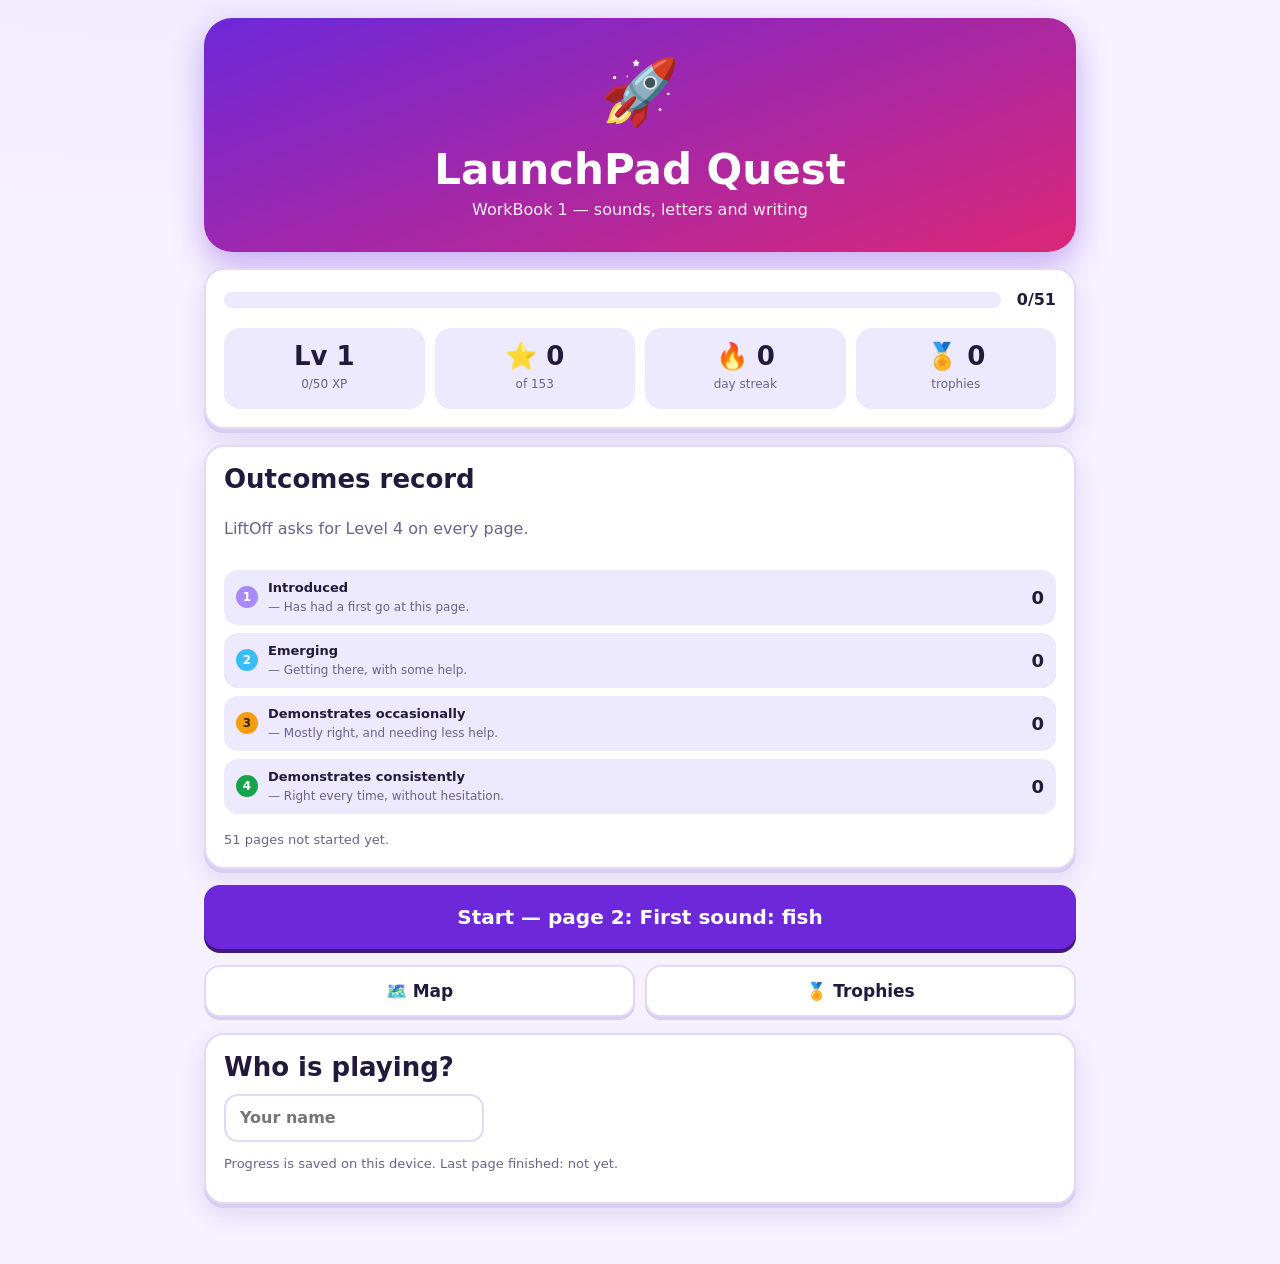
<file: index.html>
<!doctype html>
<html lang="en-GB">
<head>
<meta charset="utf-8">
<meta name="viewport" content="width=device-width, initial-scale=1, viewport-fit=cover">
<meta name="description" content="LaunchPad WorkBook 1 as a game: phonics, first and last sounds, handwriting and the alphabet.">
<meta name="theme-color" content="#4c1d95">
<title>LaunchPad Quest</title>
<link rel="icon" href="data:image/svg+xml,<svg xmlns='http://www.w3.org/2000/svg' viewBox='0 0 100 100'><text y='.9em' font-size='90'>🚀</text></svg>">
<link rel="stylesheet" href="css/style.css">
</head>
<body>
  <header class="hud" id="hud" hidden>
    <button class="hud-back" id="hud-back" type="button" aria-label="Back to the map">←</button>
    <div class="hud-title" id="hud-title"></div>
    <div class="hud-stats">
      <span class="chip" id="hud-streak" title="Day streak">🔥 <b>0</b></span>
      <span class="chip" id="hud-stars" title="Stars earned">⭐ <b>0</b></span>
      <span class="chip level" id="hud-level" title="Level">Lv <b>1</b></span>
    </div>
    <button class="hud-sound" id="hud-sound" type="button" aria-label="Turn sound off" aria-pressed="true">🔊</button>
  </header>

  <main id="app" class="app"></main>

  <script type="module" src="js/main.js"></script>
  <noscript>
    <p style="padding:2rem;font:1rem/1.6 system-ui">
      LaunchPad Quest needs JavaScript switched on.
    </p>
  </noscript>
</body>
</html>
</file>
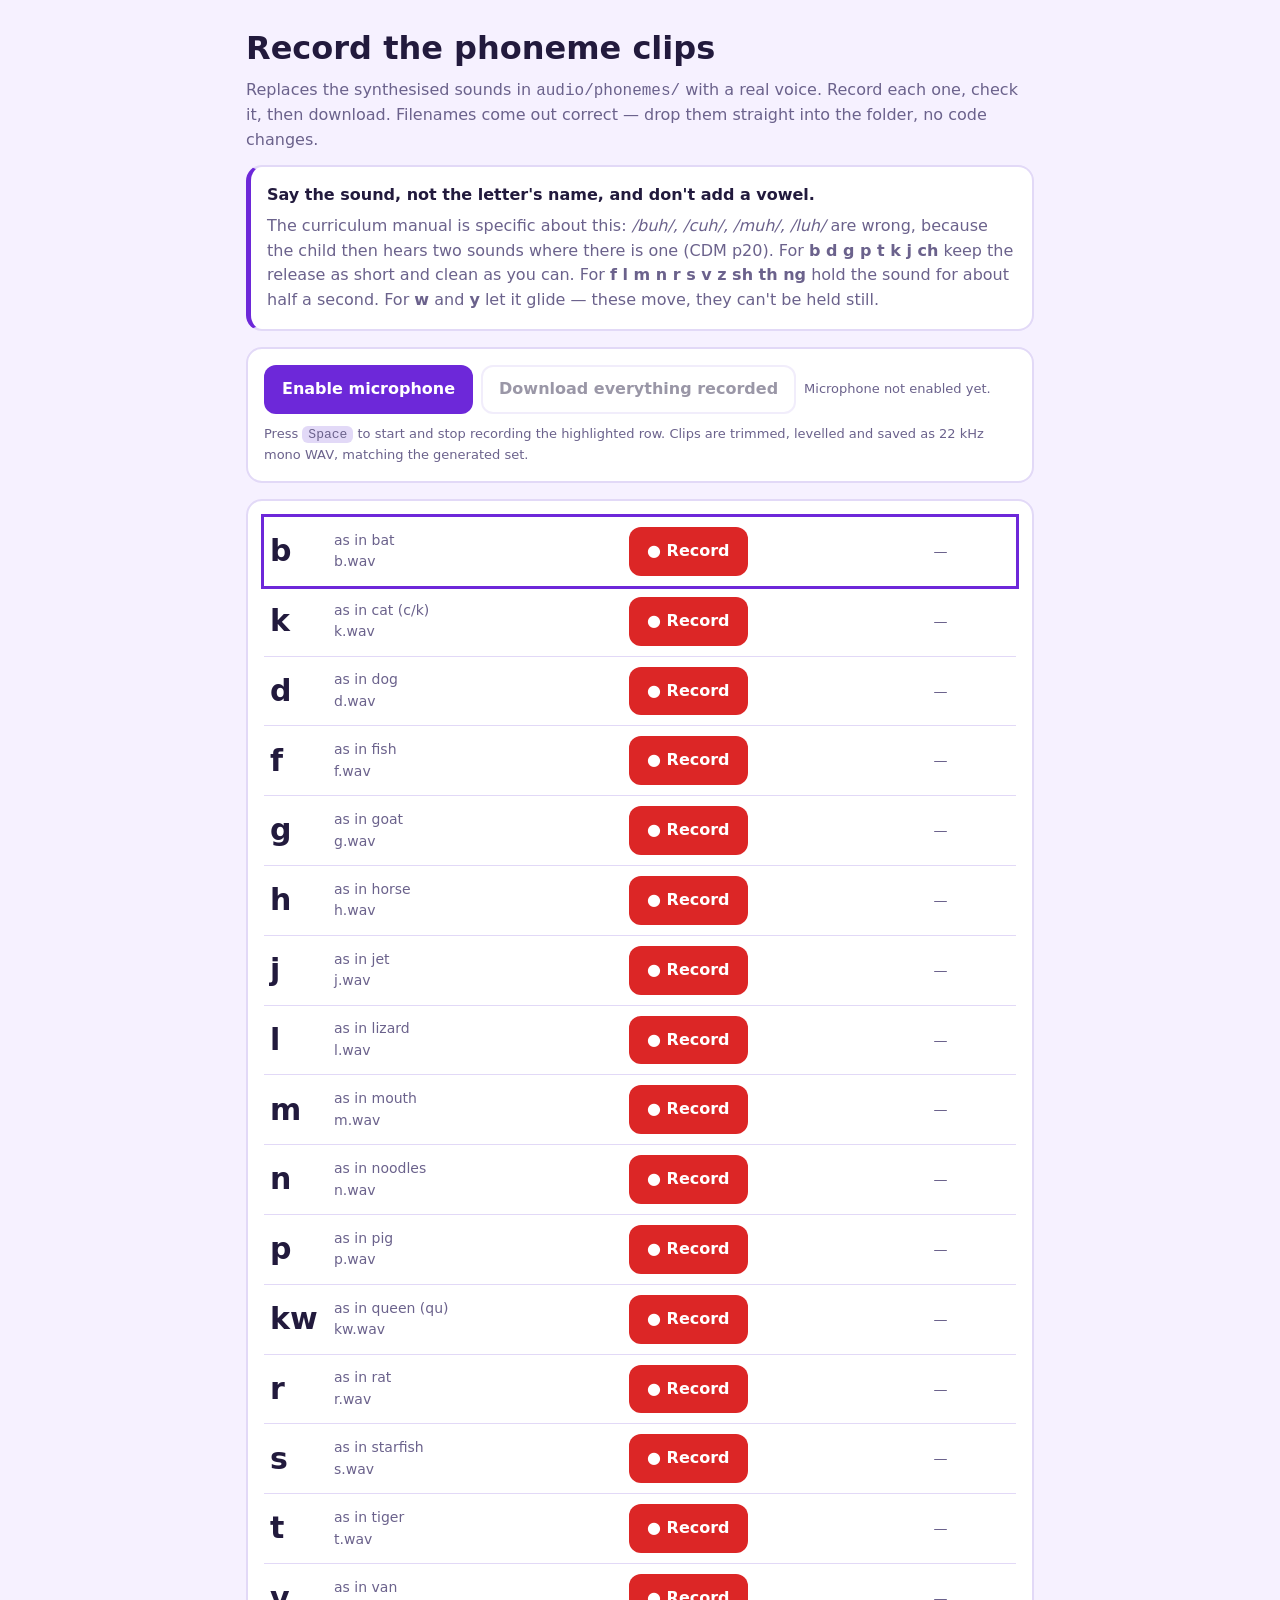
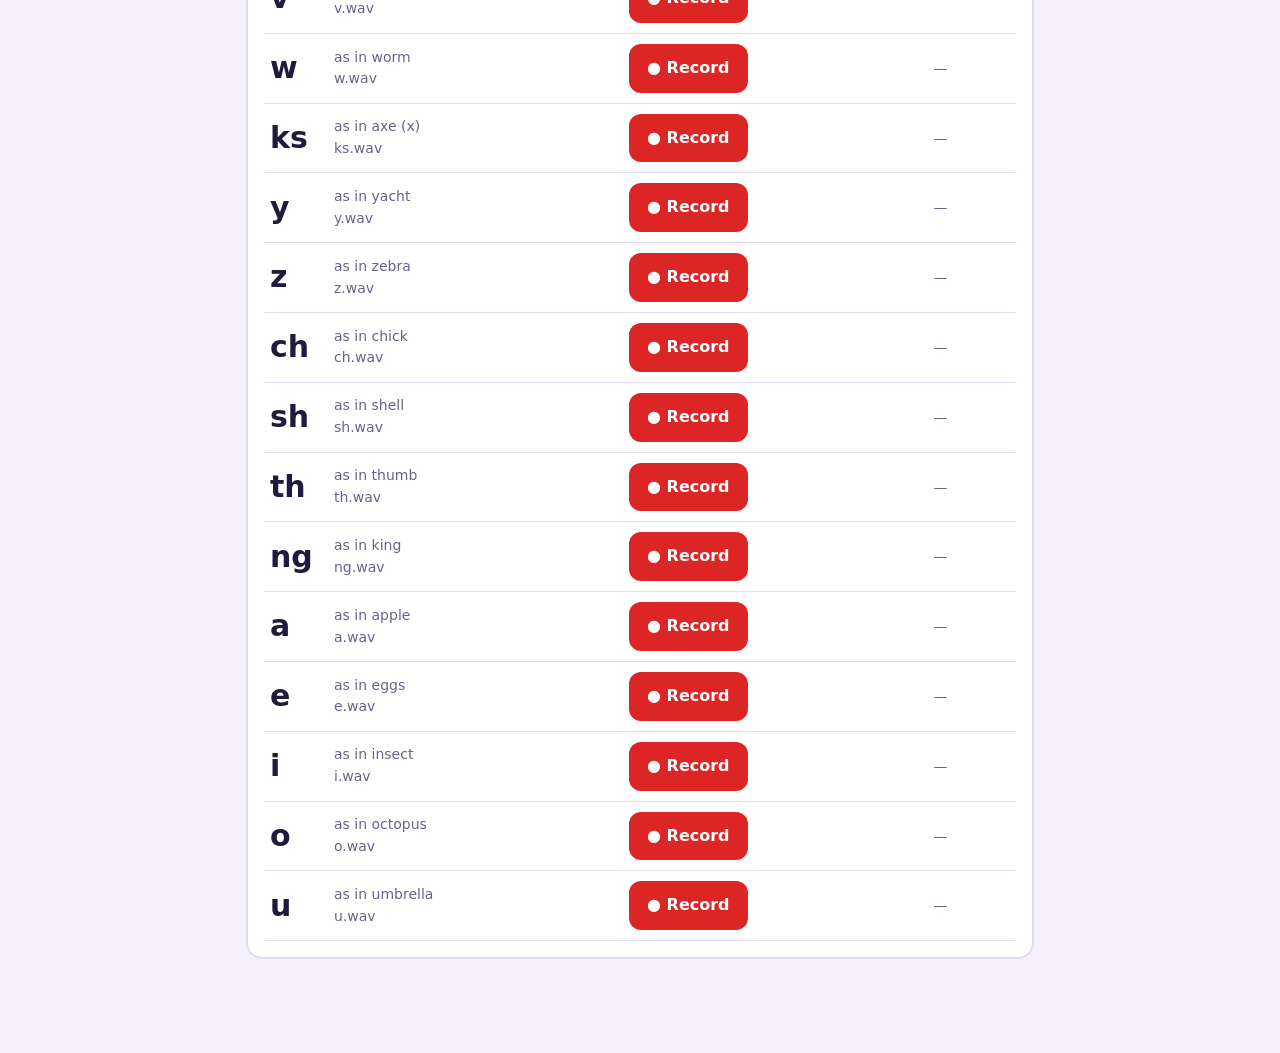
<file: tools/record.html>
<!doctype html>
<html lang="en-GB">
<head>
<meta charset="utf-8">
<meta name="viewport" content="width=device-width, initial-scale=1">
<title>Record the phoneme clips</title>
<link rel="icon" href="data:image/svg+xml,<svg xmlns='http://www.w3.org/2000/svg' viewBox='0 0 100 100'><text y='.9em' font-size='90'>🎙️</text></svg>">
<style>
  :root {
    --bg: #f6f1ff; --card: #fff; --ink: #221a3d; --soft: #6b628c;
    --line: #e2d9f7; --brand: #6d28d9; --good: #16a34a; --bad: #dc2626;
  }
  @media (prefers-color-scheme: dark) {
    :root { --bg:#17132a; --card:#221c3d; --ink:#f3efff; --soft:#a79ccb;
            --line:#352c58; --brand:#a78bfa; --good:#4ade80; --bad:#f87171; }
  }
  * { box-sizing: border-box; }
  body { margin:0; background:var(--bg); color:var(--ink);
         font:16px/1.55 system-ui,-apple-system,"Segoe UI",Roboto,sans-serif; }
  .wrap { max-width: 820px; margin: 0 auto; padding: 24px 16px 80px; }
  h1 { margin:0 0 4px; font-size: clamp(24px,5vw,32px); }
  p { margin:0 0 12px; }
  .muted { color: var(--soft); }
  .card { background:var(--card); border:2px solid var(--line); border-radius:16px; padding:16px; margin-bottom:16px; }
  .note { border-left:5px solid var(--brand); }
  button { font:inherit; color:inherit; cursor:pointer; }
  .btn { border:2px solid transparent; border-radius:12px; background:var(--brand); color:#fff;
         font-weight:700; padding:10px 16px; }
  .btn.ghost { background:var(--card); color:var(--ink); border-color:var(--line); }
  .btn:disabled { opacity:.45; cursor:not-allowed; }
  .row { display:flex; gap:8px; flex-wrap:wrap; align-items:center; }
  table { width:100%; border-collapse:collapse; }
  td { padding:10px 6px; border-bottom:1px solid var(--line); vertical-align:middle; }
  .glyph { font-size:30px; font-weight:800; width:64px; font-family:ui-rounded,"Segoe UI",system-ui; }
  .word { color:var(--soft); font-size:14px; }
  tr.done { background: color-mix(in srgb, var(--good) 12%, transparent); }
  .rec { background: var(--bad); }
  .rec.armed { animation: pulse .9s ease-in-out infinite; }
  @keyframes pulse { 50% { filter: brightness(1.3); } }
  .meter { height:8px; border-radius:99px; background:var(--line); overflow:hidden; width:90px; }
  .meter > i { display:block; height:100%; width:0; background:var(--good); }
  .status { font-size:13px; color:var(--soft); min-height:1.4em; }
  kbd { background:var(--line); border-radius:6px; padding:1px 6px; font-size:13px; }
</style>
</head>
<body>
<div class="wrap">
  <h1>Record the phoneme clips</h1>
  <p class="muted">
    Replaces the synthesised sounds in <code>audio/phonemes/</code> with a real voice.
    Record each one, check it, then download. Filenames come out correct — drop them
    straight into the folder, no code changes.
  </p>

  <div class="card note">
    <strong>Say the sound, not the letter's name, and don't add a vowel.</strong>
    <p class="muted" style="margin:6px 0 0">
      The curriculum manual is specific about this: <em>/buh/, /cuh/, /muh/, /luh/</em>
      are wrong, because the child then hears two sounds where there is one (CDM p20).
      For <b>b d g p t k j ch</b> keep the release as short and clean as you can.
      For <b>f l m n r s v z sh th ng</b> hold the sound for about half a second.
      For <b>w</b> and <b>y</b> let it glide — these move, they can't be held still.
    </p>
  </div>

  <div class="card">
    <div class="row">
      <button class="btn" id="mic">Enable microphone</button>
      <button class="btn ghost" id="all" disabled>Download everything recorded</button>
      <span class="status" id="status">Microphone not enabled yet.</span>
    </div>
    <p class="muted" style="margin:10px 0 0;font-size:13px">
      Press <kbd>Space</kbd> to start and stop recording the highlighted row.
      Clips are trimmed, levelled and saved as 22 kHz mono WAV, matching the generated set.
    </p>
  </div>

  <div class="card">
    <table id="list"></table>
  </div>
</div>

<script type="module">
// The 29 sounds WorkBook 1 speaks. That covers all 26 letters plus the four
// digraphs, since c and k share /k/, q is /kw/ and x is /ks/. Each carries the
// Grapheme Wall Chart's
// key word, so whoever records sees the same prompt the child does.
const SOUNDS = [
  ['b','bat'],['k','cat (c/k)'],['d','dog'],['f','fish'],['g','goat'],['h','horse'],
  ['j','jet'],['l','lizard'],['m','mouth'],['n','noodles'],['p','pig'],['kw','queen (qu)'],
  ['r','rat'],['s','starfish'],['t','tiger'],['v','van'],['w','worm'],['ks','axe (x)'],
  ['y','yacht'],['z','zebra'],
  ['ch','chick'],['sh','shell'],['th','thumb'],['ng','king'],
  ['a','apple'],['e','eggs'],['i','insect'],['o','octopus'],['u','umbrella'],
];

const RATE = 22050;       // must match tools/build-phonemes.py
const TARGET_RMS = 0.13;  // same loudness target as the generated clips
const FADE_IN = 0.006, FADE_OUT = 0.03;

const statusEl = document.getElementById('status');
const listEl = document.getElementById('list');
const allBtn = document.getElementById('all');
const clips = new Map();       // id -> { blob, url, rms }
let stream = null, recorder = null, chunks = [], activeId = null;
let cursor = 0;

// ---------------------------------------------------------------- recording

document.getElementById('mic').addEventListener('click', async (ev) => {
  try {
    stream = await navigator.mediaDevices.getUserMedia({
      audio: { channelCount: 1, echoCancellation: false, noiseSuppression: false, autoGainControl: false },
    });
    ev.target.disabled = true;
    ev.target.textContent = 'Microphone ready';
    statusEl.textContent = 'Ready. Pick a row, or press Space to record the highlighted one.';
    highlight(0);
  } catch (err) {
    statusEl.textContent = `Microphone unavailable: ${err.name}. This page needs https or localhost.`;
  }
});

async function toggle(id) {
  if (!stream) { statusEl.textContent = 'Enable the microphone first.'; return; }
  if (recorder && activeId === id) { recorder.stop(); return; }
  if (recorder) recorder.stop();

  activeId = id;
  chunks = [];
  recorder = new MediaRecorder(stream);
  recorder.ondataavailable = (e) => chunks.push(e.data);
  recorder.onstop = async () => {
    const raw = new Blob(chunks, { type: recorder.mimeType });
    recorder = null;
    await store(id, raw);
    setRecording(null);
  };
  recorder.start();
  setRecording(id);
  statusEl.textContent = `Recording “${id}” — press again (or Space) to stop.`;
}

/** Decode, trim, level and re-encode as the WAV the app expects. */
async function store(id, blob) {
  const ac = new AudioContext();
  let buf;
  try {
    buf = await ac.decodeAudioData(await blob.arrayBuffer());
  } catch {
    statusEl.textContent = 'Could not decode that recording — try again.';
    ac.close();
    return;
  }
  const mono = downmix(buf);
  const resampled = await resample(mono, buf.sampleRate, RATE);
  const shaped = shape(trim(resampled));
  ac.close();

  if (!shaped.length) {
    statusEl.textContent = `Nothing audible in “${id}” — try again, a little louder.`;
    return;
  }

  const wav = encodeWav(shaped, RATE);
  const prev = clips.get(id);
  if (prev) URL.revokeObjectURL(prev.url);
  clips.set(id, { blob: wav, url: URL.createObjectURL(wav), ms: Math.round(shaped.length / RATE * 1000) });
  allBtn.disabled = clips.size === 0;
  render();
  statusEl.textContent = `Kept “${id}” (${clips.get(id).ms} ms). Play it back to check.`;
}

function downmix(buf) {
  if (buf.numberOfChannels === 1) return buf.getChannelData(0).slice();
  const out = new Float32Array(buf.length);
  for (let c = 0; c < buf.numberOfChannels; c++) {
    const d = buf.getChannelData(c);
    for (let i = 0; i < out.length; i++) out[i] += d[i] / buf.numberOfChannels;
  }
  return out;
}

async function resample(data, from, to) {
  if (from === to) return data;
  const off = new OfflineAudioContext(1, Math.ceil(data.length * to / from), to);
  const b = off.createBuffer(1, data.length, from);
  b.copyToChannel(data, 0);
  const src = off.createBufferSource();
  src.buffer = b;
  src.connect(off.destination);
  src.start();
  return (await off.startRendering()).getChannelData(0).slice();
}

/** Drop the silence either side of the sound. */
function trim(a, floor = 0.04) {
  const win = Math.round(RATE * 0.005);
  let peak = 0;
  const env = [];
  for (let i = 0; i < a.length; i += win) {
    let s = 0;
    for (let j = i; j < Math.min(i + win, a.length); j++) s += a[j] * a[j];
    const r = Math.sqrt(s / win);
    env.push(r);
    peak = Math.max(peak, r);
  }
  if (!peak) return new Float32Array(0);
  let lo = env.findIndex((v) => v > peak * floor);
  let hi = env.length - 1;
  while (hi > lo && env[hi] <= peak * floor) hi--;
  return a.slice(Math.max(0, lo * win - win), Math.min(a.length, (hi + 2) * win));
}

/** Match loudness to the generated clips, then fade the edges. */
function shape(a) {
  if (!a.length) return a;
  let s = 0;
  for (const v of a) s += v * v;
  const rms = Math.sqrt(s / a.length);
  if (rms > 0) {
    let gain = TARGET_RMS / rms;
    let peak = 0;
    for (const v of a) peak = Math.max(peak, Math.abs(v));
    if (peak * gain > 0.95) gain = 0.95 / peak;
    for (let i = 0; i < a.length; i++) a[i] *= gain;
  }
  const fi = Math.min(Math.round(RATE * FADE_IN), a.length >> 2);
  const fo = Math.min(Math.round(RATE * FADE_OUT), a.length >> 1);
  for (let i = 0; i < fi; i++) a[i] *= i / fi;
  for (let i = 0; i < fo; i++) a[a.length - 1 - i] *= i / fo;
  return a;
}

function encodeWav(samples, rate) {
  const buf = new ArrayBuffer(44 + samples.length * 2);
  const v = new DataView(buf);
  const str = (o, s) => { for (let i = 0; i < s.length; i++) v.setUint8(o + i, s.charCodeAt(i)); };
  str(0, 'RIFF'); v.setUint32(4, 36 + samples.length * 2, true); str(8, 'WAVE');
  str(12, 'fmt '); v.setUint32(16, 16, true); v.setUint16(20, 1, true); v.setUint16(22, 1, true);
  v.setUint32(24, rate, true); v.setUint32(28, rate * 2, true);
  v.setUint16(32, 2, true); v.setUint16(34, 16, true);
  str(36, 'data'); v.setUint32(40, samples.length * 2, true);
  let o = 44;
  for (const s of samples) {
    const c = Math.max(-1, Math.min(1, s));
    v.setInt16(o, c < 0 ? c * 0x8000 : c * 0x7fff, true);
    o += 2;
  }
  return new Blob([buf], { type: 'audio/wav' });
}

// -------------------------------------------------------------------- view

function setRecording(id) {
  document.querySelectorAll('.rec').forEach((b) => {
    b.classList.toggle('armed', b.dataset.id === id);
    b.textContent = b.dataset.id === id ? '■ Stop' : '● Record';
  });
}

function highlight(i) {
  cursor = Math.max(0, Math.min(SOUNDS.length - 1, i));
  document.querySelectorAll('tr').forEach((tr, n) => {
    tr.style.outline = n === cursor ? '3px solid var(--brand)' : '';
  });
  document.querySelectorAll('tr')[cursor]?.scrollIntoView({ block: 'nearest' });
}

function render() {
  listEl.innerHTML = '';
  SOUNDS.forEach(([id, word], i) => {
    const got = clips.get(id);
    const tr = document.createElement('tr');
    if (got) tr.className = 'done';
    tr.innerHTML = `
      <td class="glyph">${id}</td>
      <td><div class="word">as in ${word}</div><div class="word">${id}.wav</div></td>
      <td><button class="btn rec" data-id="${id}">● Record</button></td>
      <td>${got ? `<audio controls src="${got.url}" style="height:34px;max-width:180px"></audio>` : '<span class="word">—</span>'}</td>
      <td>${got ? `<a class="btn ghost" href="${got.url}" download="${id}.wav">Save</a>` : ''}</td>`;
    tr.addEventListener('click', () => highlight(i));
    listEl.append(tr);
  });
  listEl.querySelectorAll('.rec').forEach((b) => b.addEventListener('click', (e) => {
    e.stopPropagation();
    toggle(b.dataset.id);
  }));
  highlight(cursor);
  document.title = `Record the phoneme clips (${clips.size}/${SOUNDS.length})`;
}

allBtn.addEventListener('click', () => {
  // Browsers throttle bulk downloads, so space them out.
  [...clips.entries()].forEach(([id, c], i) => setTimeout(() => {
    const a = document.createElement('a');
    a.href = c.url;
    a.download = `${id}.wav`;
    a.click();
  }, i * 350));
  statusEl.textContent = `Saving ${clips.size} files…`;
});

document.addEventListener('keydown', (e) => {
  if (e.code === 'Space') { e.preventDefault(); toggle(SOUNDS[cursor][0]); }
  if (e.code === 'ArrowDown') { e.preventDefault(); highlight(cursor + 1); }
  if (e.code === 'ArrowUp') { e.preventDefault(); highlight(cursor - 1); }
});

render();
</script>
</body>
</html>
</file>
<file: css/style.css>
/* =========================================================================
   LaunchPad Quest
   A phonics workbook turned into a game. Big targets, high contrast, and
   nothing that depends on reading instructions — the child is five.
   ========================================================================= */

:root {
  --bg: #f6f1ff;
  --bg-2: #ffffff;
  --ink: #221a3d;
  --ink-soft: #6b628c;
  --line: #e2d9f7;
  --brand: #6d28d9;
  --brand-soft: #ede9fe;
  --accent: #f59e0b;
  --good: #16a34a;
  --good-soft: #dcfce7;
  --bad: #dc2626;
  --bad-soft: #fee2e2;
  --shadow: 0 4px 0 #d8cdf3, 0 10px 24px rgba(76, 29, 149, .12);
  --shadow-sm: 0 3px 0 #d8cdf3;
  --radius: 20px;
  --tap: 60px;
}

@media (prefers-color-scheme: dark) {
  :root {
    --bg: #17132a;
    --bg-2: #221c3d;
    --ink: #f3efff;
    --ink-soft: #a79ccb;
    --line: #352c58;
    --brand: #a78bfa;
    --brand-soft: #2e2552;
    --good: #4ade80;
    --good-soft: #14351f;
    --bad: #f87171;
    --bad-soft: #3d1717;
    --shadow: 0 4px 0 #100d1f, 0 10px 24px rgba(0, 0, 0, .4);
    --shadow-sm: 0 3px 0 #100d1f;
  }
}

* { box-sizing: border-box; }

html, body {
  margin: 0;
  min-height: 100%;
}

body {
  background:
    radial-gradient(1200px 600px at 10% -10%, var(--brand-soft), transparent 60%),
    var(--bg);
  color: var(--ink);
  font: 16px/1.5 system-ui, -apple-system, "Segoe UI", Roboto, sans-serif;
  -webkit-text-size-adjust: 100%;
  overflow-x: hidden;
}

button { font: inherit; color: inherit; }

/* ------------------------------------------------------------------ HUD */

.hud[hidden] { display: none; }

.hud {
  position: sticky;
  top: 0;
  z-index: 20;
  display: flex;
  align-items: center;
  gap: 10px;
  padding: 10px max(12px, env(safe-area-inset-left)) 10px max(12px, env(safe-area-inset-right));
  background: color-mix(in srgb, var(--bg-2) 88%, transparent);
  backdrop-filter: blur(12px);
  border-bottom: 2px solid var(--line);
}

.hud-back, .hud-sound {
  flex: none;
  width: 42px;
  height: 42px;
  border: 2px solid var(--line);
  border-radius: 14px;
  background: var(--bg-2);
  cursor: pointer;
  font-size: 20px;
  line-height: 1;
}
.hud-back:hover, .hud-sound:hover { border-color: var(--brand); }

.hud-title {
  flex: 1;
  min-width: 0;
  font-weight: 700;
  font-size: 15px;
  white-space: nowrap;
  overflow: hidden;
  text-overflow: ellipsis;
}

.hud-stats { display: flex; gap: 6px; flex: none; }

.chip {
  display: inline-flex;
  align-items: center;
  gap: 4px;
  padding: 5px 10px;
  border-radius: 999px;
  background: var(--brand-soft);
  color: var(--ink);
  font-size: 13px;
  font-weight: 600;
  white-space: nowrap;
}
.chip.level { background: var(--accent); color: #3b2500; }

/* ----------------------------------------------------------------- layout */

.app {
  max-width: 900px;
  margin: 0 auto;
  padding: 18px max(14px, env(safe-area-inset-left)) 60px max(14px, env(safe-area-inset-right));
}

.card {
  background: var(--bg-2);
  border: 2px solid var(--line);
  border-radius: var(--radius);
  padding: 18px;
  box-shadow: var(--shadow);
}

.stack { display: grid; gap: 16px; }

h1, h2, h3 { margin: 0 0 .4em; line-height: 1.15; }
h1 { font-size: clamp(28px, 7vw, 42px); }
h2 { font-size: clamp(20px, 4.5vw, 26px); }
p  { margin: 0 0 .8em; }
.muted { color: var(--ink-soft); }

/* ---------------------------------------------------------------- buttons */

.btn {
  display: inline-flex;
  align-items: center;
  justify-content: center;
  gap: 8px;
  min-height: 52px;
  padding: 0 22px;
  border: 2px solid transparent;
  border-radius: 16px;
  background: var(--brand);
  color: #fff;
  font-weight: 800;
  font-size: 17px;
  cursor: pointer;
  box-shadow: 0 4px 0 color-mix(in srgb, var(--brand) 60%, #000);
  transition: transform .08s, box-shadow .08s;
}
.btn:active {
  transform: translateY(3px);
  box-shadow: 0 1px 0 color-mix(in srgb, var(--brand) 60%, #000);
}
.btn.ghost {
  background: var(--bg-2);
  color: var(--ink);
  border-color: var(--line);
  box-shadow: var(--shadow-sm);
}
.btn.big { min-height: 64px; font-size: 20px; width: 100%; }
.btn:disabled { opacity: .5; cursor: not-allowed; }

.row { display: flex; gap: 10px; flex-wrap: wrap; }

/* ------------------------------------------------------------------- home */

.hero {
  text-align: center;
  padding: 26px 18px 30px;
  background: linear-gradient(160deg, var(--brand), #db2777);
  color: #fff;
  border-radius: 28px;
  box-shadow: 0 12px 30px rgba(109, 40, 217, .35);
}
.hero .rocket { font-size: 64px; display: block; animation: bob 3s ease-in-out infinite; }
.hero h1 { margin: 6px 0 4px; }
.hero p { opacity: .92; margin: 0; }

@keyframes bob {
  0%, 100% { transform: translateY(0) rotate(-4deg); }
  50%      { transform: translateY(-10px) rotate(4deg); }
}

.progress-ring { display: flex; align-items: center; gap: 16px; }
.progress-bar {
  flex: 1;
  height: 16px;
  border-radius: 999px;
  background: var(--brand-soft);
  overflow: hidden;
}
.progress-bar > i {
  display: block;
  height: 100%;
  border-radius: 999px;
  background: linear-gradient(90deg, var(--accent), #f97316);
  transition: width .5s cubic-bezier(.2, .8, .2, 1);
}

.stat-grid {
  display: grid;
  grid-template-columns: repeat(auto-fit, minmax(120px, 1fr));
  gap: 10px;
}
.stat {
  text-align: center;
  padding: 14px 8px;
  border-radius: 16px;
  background: var(--brand-soft);
}
.stat b { display: block; font-size: 26px; line-height: 1.1; }
.stat span { font-size: 12px; color: var(--ink-soft); }

/* -------------------------------------------------------------------- map */

.map { display: grid; gap: 10px; }

.map-section {
  margin: 18px 0 4px;
  font-size: 13px;
  font-weight: 800;
  letter-spacing: .08em;
  text-transform: uppercase;
  color: var(--ink-soft);
}

.map-grid {
  display: grid;
  grid-template-columns: repeat(auto-fill, minmax(96px, 1fr));
  gap: 10px;
}

.node {
  position: relative;
  display: flex;
  flex-direction: column;
  align-items: center;
  gap: 4px;
  padding: 12px 6px 10px;
  border: 2px solid var(--line);
  border-radius: 18px;
  background: var(--bg-2);
  box-shadow: var(--shadow-sm);
  cursor: pointer;
  text-align: center;
  transition: transform .12s, border-color .12s;
}
.node:hover:not(.locked) { transform: translateY(-3px); border-color: var(--brand); }
.node .icon { font-size: 30px; line-height: 1; }
.node .num { font-size: 11px; font-weight: 700; color: var(--ink-soft); }
.node .stars { font-size: 11px; letter-spacing: 1px; height: 14px; }
.node.done { background: var(--good-soft); border-color: var(--good); }
.node.next { border-color: var(--accent); box-shadow: 0 0 0 4px color-mix(in srgb, var(--accent) 35%, transparent); }
.node.locked { opacity: .45; cursor: not-allowed; }
.node.locked .icon { filter: grayscale(1); }

/* --------------------------------------------------------------- activity */

.prompt {
  display: flex;
  align-items: center;
  gap: 14px;
  padding: 16px;
  border-radius: 20px;
  background: var(--brand-soft);
  border: 2px solid var(--line);
}
.prompt .big-emoji { font-size: 56px; line-height: 1; flex: none; }
.prompt .say {
  border: none;
  background: var(--bg-2);
  border-radius: 999px;
  width: 44px;
  height: 44px;
  font-size: 20px;
  cursor: pointer;
  flex: none;
  box-shadow: var(--shadow-sm);
}
.prompt h2 { margin: 0; }
.prompt .instruction { margin: 2px 0 0; font-size: 14px; color: var(--ink-soft); }

/* Picture tiles used by the sound-sorting pages. */
.tile-grid {
  display: grid;
  grid-template-columns: repeat(auto-fit, minmax(110px, 1fr));
  gap: 12px;
}
.tile {
  position: relative;
  display: flex;
  flex-direction: column;
  align-items: center;
  gap: 6px;
  padding: 14px 8px 10px;
  min-height: 118px;
  justify-content: center;
  border: 3px solid var(--line);
  border-radius: 20px;
  background: var(--bg-2);
  box-shadow: var(--shadow-sm);
  cursor: pointer;
  transition: transform .1s, border-color .12s, background .2s;
}
.tile:hover { transform: translateY(-2px); }
.tile .art { font-size: 54px; line-height: 1; filter: grayscale(1) opacity(.65); transition: filter .3s; }
/* "Colouring in" a tile: the picture gains its colour back. */
.tile.picked .art { filter: none; }
.tile.picked {
  border-color: var(--brand);
  background: var(--brand-soft);
}
.tile.right { border-color: var(--good); background: var(--good-soft); }
.tile.right .art { filter: none; }
.tile.wrong { border-color: var(--bad); background: var(--bad-soft); }
.tile.settled { pointer-events: none; }

/* The dark palette swallows a dimmed picture, so grey them less there. */
@media (prefers-color-scheme: dark) {
  .tile .art { filter: grayscale(1) opacity(.8); }
}
.tile .mark {
  position: absolute;
  top: 6px;
  right: 8px;
  font-size: 18px;
}

/* Letter option buttons (circle-the-letter, hexagon, segmenting). */
.letters { display: flex; gap: 10px; flex-wrap: wrap; justify-content: center; }
.letter {
  width: var(--tap);
  height: var(--tap);
  border: 3px solid var(--line);
  border-radius: 50%;
  background: var(--bg-2);
  font-size: 28px;
  font-weight: 800;
  cursor: pointer;
  box-shadow: var(--shadow-sm);
  transition: transform .1s, border-color .12s;
  font-family: ui-rounded, "Segoe UI", system-ui, sans-serif;
}
.letter:hover { transform: translateY(-2px); border-color: var(--brand); }
.letter.right { border-color: var(--good); background: var(--good-soft); color: var(--good); }
.letter.wrong { border-color: var(--bad); background: var(--bad-soft); color: var(--bad); }
.letter.used { opacity: .3; pointer-events: none; }

/* One question row: a picture and its answer choices. */
.qcard {
  display: flex;
  align-items: center;
  gap: 14px;
  padding: 12px 14px;
  border: 2px solid var(--line);
  border-radius: 20px;
  background: var(--bg-2);
  box-shadow: var(--shadow-sm);
}
.qcard.solved { border-color: var(--good); background: var(--good-soft); }
.qcard .pic,
.word-row .pic {
  font-size: 44px;
  line-height: 1;
  flex: none;
  cursor: pointer;
  background: none;
  border: 0;
  padding: 0;
  border-radius: 12px;
}
.qcard .letters { justify-content: flex-start; flex: 1; gap: 8px; }
.qcard .letter { width: 50px; height: 50px; font-size: 24px; }

@media (max-width: 460px) {
  .qcard { flex-direction: column; align-items: stretch; }
  .qcard .pic { text-align: center; }
  .qcard .letters { justify-content: center; }
}

/* ------------------------------------------------------------- match line */

.match {
  position: relative;
  display: grid;
  grid-template-columns: 1fr auto 1fr;
  gap: 10px;
  align-items: center;
}
.match .col { display: grid; gap: 10px; }
.match .col.mid { gap: 10px; }
.match-item {
  display: flex;
  align-items: center;
  justify-content: center;
  gap: 8px;
  min-height: 62px;
  padding: 8px 12px;
  border: 3px solid var(--line);
  border-radius: 18px;
  background: var(--bg-2);
  box-shadow: var(--shadow-sm);
  cursor: pointer;
  transition: border-color .12s, transform .1s;
}
.match-item:hover { transform: translateY(-2px); }
.match-item.active { border-color: var(--brand); background: var(--brand-soft); }
.match-item.linked { border-color: var(--good); background: var(--good-soft); }
.match-item .art { font-size: 38px; line-height: 1; }
.match-item .glyph { font-size: 30px; font-weight: 800; }
.match svg.wires {
  position: absolute;
  inset: 0;
  width: 100%;
  height: 100%;
  pointer-events: none;
}
.match svg.wires line {
  stroke: var(--good);
  stroke-width: 5;
  stroke-linecap: round;
  opacity: .75;
}

/* ------------------------------------------------------------------ words */

.word-row {
  display: flex;
  align-items: center;
  gap: 14px;
  flex-wrap: wrap;
  padding: 12px 14px;
  border: 2px solid var(--line);
  border-radius: 20px;
  background: var(--bg-2);
  box-shadow: var(--shadow-sm);
}
.word-row.solved { border-color: var(--good); background: var(--good-soft); }
.word-boxes { display: flex; gap: 6px; }
.box {
  width: 52px;
  height: 62px;
  display: grid;
  place-items: center;
  border: 3px solid var(--line);
  border-radius: 12px;
  font-size: 30px;
  font-weight: 800;
  font-family: ui-rounded, "Segoe UI", system-ui, sans-serif;
  background: var(--bg-2);
}
.box.given { border-style: dashed; color: var(--ink-soft); }
.box.blank { border-color: var(--brand); background: var(--brand-soft); }
.box.blank.filled { border-color: var(--good); background: var(--good-soft); color: var(--good); }
.box.target { box-shadow: 0 0 0 4px color-mix(in srgb, var(--accent) 40%, transparent); }

/* ---------------------------------------------------------------- hexagon */

.hex {
  width: 230px;
  height: 205px;
  margin: 0 auto;
  display: grid;
  place-items: center;
  background: var(--brand);
  clip-path: polygon(25% 0%, 75% 0%, 100% 50%, 75% 100%, 25% 100%, 0% 50%);
}
.hex-inner {
  width: calc(100% - 8px);
  height: calc(100% - 8px);
  display: grid;
  place-items: center;
  background: var(--brand-soft);
  clip-path: polygon(25% 0%, 75% 0%, 100% 50%, 75% 100%, 25% 100%, 0% 50%);
}
.hex .letters { width: 156px; gap: 6px; }
.hex .letter { width: 46px; height: 46px; font-size: 22px; }

/* ---------------------------------------------------------------- tracing */

.trace-wrap { display: grid; gap: 12px; justify-items: center; }
.trace-stage {
  position: relative;
  width: min(100%, 460px);
  aspect-ratio: 2 / 1;
  border: 3px solid var(--line);
  border-radius: 20px;
  background: var(--bg-2);
  overflow: hidden;
  touch-action: none;
  box-shadow: var(--shadow-sm);
}
/* Ruled writing lines, exactly like the workbook's. */
.trace-stage::before,
.trace-stage::after {
  content: "";
  position: absolute;
  left: 0;
  right: 0;
  border-top: 2px solid var(--line);
}
.trace-stage::before { top: 32%; }   /* cap height */
.trace-stage::after  { bottom: 28%; } /* baseline   */
.trace-stage canvas { position: absolute; inset: 0; width: 100%; height: 100%; }
.trace-stage .midline {
  position: absolute;
  left: 0; right: 0;
  top: 43%;             /* x-height */
  border-top: 2px dashed color-mix(in srgb, var(--brand) 40%, transparent);
}
.trace-meter {
  width: min(100%, 460px);
  height: 14px;
  border-radius: 999px;
  background: var(--brand-soft);
  overflow: hidden;
}
.trace-meter > i {
  display: block;
  height: 100%;
  width: 0;
  background: linear-gradient(90deg, var(--brand), var(--good));
  transition: width .15s linear;
}

/* ------------------------------------------------- phonics automatic access */

.access-stage { text-align: center; }

/* The letter currently being sounded out, big enough to read across a table. */
.access-target {
  font-size: clamp(72px, 22vw, 120px);
  font-weight: 800;
  line-height: 1.05;
  font-family: ui-rounded, "Segoe UI", system-ui, sans-serif;
  color: var(--brand);
}

.btn.listening {
  background: var(--good);
  box-shadow: 0 4px 0 color-mix(in srgb, var(--good) 60%, #000);
  animation: pulse 1.2s ease-in-out infinite;
}

@keyframes pulse {
  50% { filter: brightness(1.15); }
}

/* ------------------------------------------------------------- alphabet */

.alpha-grid {
  display: grid;
  grid-template-columns: repeat(auto-fit, minmax(58px, 1fr));
  gap: 8px;
}
.alpha {
  aspect-ratio: 1;
  border: 3px solid var(--line);
  border-radius: 16px;
  background: var(--bg-2);
  font-size: clamp(20px, 5vw, 28px);
  font-weight: 800;
  cursor: pointer;
  box-shadow: var(--shadow-sm);
  font-family: ui-rounded, "Segoe UI", system-ui, sans-serif;
}
.alpha.done { background: var(--good-soft); border-color: var(--good); color: var(--good); opacity: .6; }
.alpha.current {
  border-color: var(--accent);
  background: color-mix(in srgb, var(--accent) 18%, var(--bg-2));
  box-shadow: 0 0 0 4px color-mix(in srgb, var(--accent) 35%, transparent);
}
.alpha.miss { border-color: var(--bad); background: var(--bad-soft); }
.timer {
  font-size: 34px;
  font-weight: 800;
  font-variant-numeric: tabular-nums;
  text-align: center;
}

/* --------------------------------------------------------------- trophies */

.badge-grid {
  display: grid;
  grid-template-columns: repeat(auto-fill, minmax(140px, 1fr));
  gap: 12px;
}
.badge {
  text-align: center;
  padding: 16px 10px;
  border: 2px solid var(--line);
  border-radius: 20px;
  background: var(--bg-2);
  box-shadow: var(--shadow-sm);
}
.badge.locked { opacity: .45; }
.badge.locked .badge-icon { filter: grayscale(1); }
.badge-icon { font-size: 40px; line-height: 1; }
.badge b { display: block; margin-top: 6px; font-size: 14px; }
.badge span { font-size: 12px; color: var(--ink-soft); }

/* ----------------------------------------------------------------- finish */

.finish { text-align: center; padding: 26px 18px; }
.finish .big-stars { font-size: 52px; letter-spacing: 6px; }
.finish .big-stars i { font-style: normal; display: inline-block; animation: pop .45s backwards; }
.finish .big-stars i:nth-child(2) { animation-delay: .18s; }
.finish .big-stars i:nth-child(3) { animation-delay: .36s; }

@keyframes pop {
  from { transform: scale(.2) rotate(-30deg); opacity: 0; }
  70%  { transform: scale(1.25); }
  to   { transform: scale(1); opacity: 1; }
}

/* --------------------------------------------------------- outcomes record */

/* The level a teacher would circle on the Outcomes Record sheet. */
.level-pip {
  display: inline-grid;
  place-items: center;
  width: 22px;
  height: 22px;
  border-radius: 50%;
  font-size: 12px;
  font-weight: 800;
  color: #fff;
  background: var(--ink-soft);
  flex: none;
}
.level-pip[data-level="1"] { background: #a78bfa; }
.level-pip[data-level="2"] { background: #38bdf8; }
.level-pip[data-level="3"] { background: #f59e0b; color: #3b2500; }
.level-pip[data-level="4"] { background: var(--good); }

.node .level-pip { position: absolute; top: 6px; right: 6px; }

.levels { display: grid; gap: 8px; }
.level-row {
  display: flex;
  align-items: center;
  gap: 10px;
  padding: 8px 12px;
  border-radius: 14px;
  background: var(--brand-soft);
  font-size: 13px;
}
.level-row > div { flex: 1; min-width: 0; }
.level-row b { display: block; }
.level-row .muted { font-size: 12px; }
.level-count { font-weight: 800; font-size: 18px; font-variant-numeric: tabular-nums; }

.level-note {
  margin-top: 12px;
  padding: 10px 14px;
  border-radius: 14px;
  background: var(--brand-soft);
  font-size: 14px;
}

/* -------------------------------------------------------------------- fx */

.fx-canvas {
  position: fixed;
  inset: 0;
  pointer-events: none;
  z-index: 60;
}

.fx-float {
  position: fixed;
  transform: translate(-50%, -50%);
  font-weight: 800;
  font-size: 20px;
  color: var(--accent);
  pointer-events: none;
  z-index: 60;
  text-shadow: 0 2px 6px rgba(0, 0, 0, .25);
  animation: rise 1.1s ease-out forwards;
}
.fx-float.good { color: var(--good); }

@keyframes rise {
  to { transform: translate(-50%, -160%); opacity: 0; }
}

.toast {
  position: fixed;
  left: 50%;
  bottom: 24px;
  transform: translate(-50%, 140%);
  display: flex;
  align-items: center;
  gap: 10px;
  max-width: min(92vw, 420px);
  padding: 14px 20px;
  border-radius: 999px;
  background: var(--ink);
  color: var(--bg);
  font-weight: 700;
  box-shadow: 0 12px 30px rgba(0, 0, 0, .3);
  z-index: 70;
  transition: transform .35s cubic-bezier(.2, .9, .3, 1.2);
}
.toast.show { transform: translate(-50%, 0); }
.toast-icon { font-size: 22px; }

.shake { animation: shake .4s; }
@keyframes shake {
  10%, 90% { transform: translateX(-2px); }
  20%, 80% { transform: translateX(4px); }
  30%, 50%, 70% { transform: translateX(-7px); }
  40%, 60% { transform: translateX(7px); }
}

@media (prefers-reduced-motion: reduce) {
  *, *::before, *::after {
    animation-duration: .01ms !important;
    animation-iteration-count: 1 !important;
    transition-duration: .01ms !important;
  }
}

/* Keyboard users get a visible ring; pointer users don't. */
:focus-visible {
  outline: 3px solid var(--accent);
  outline-offset: 3px;
}
</file>
